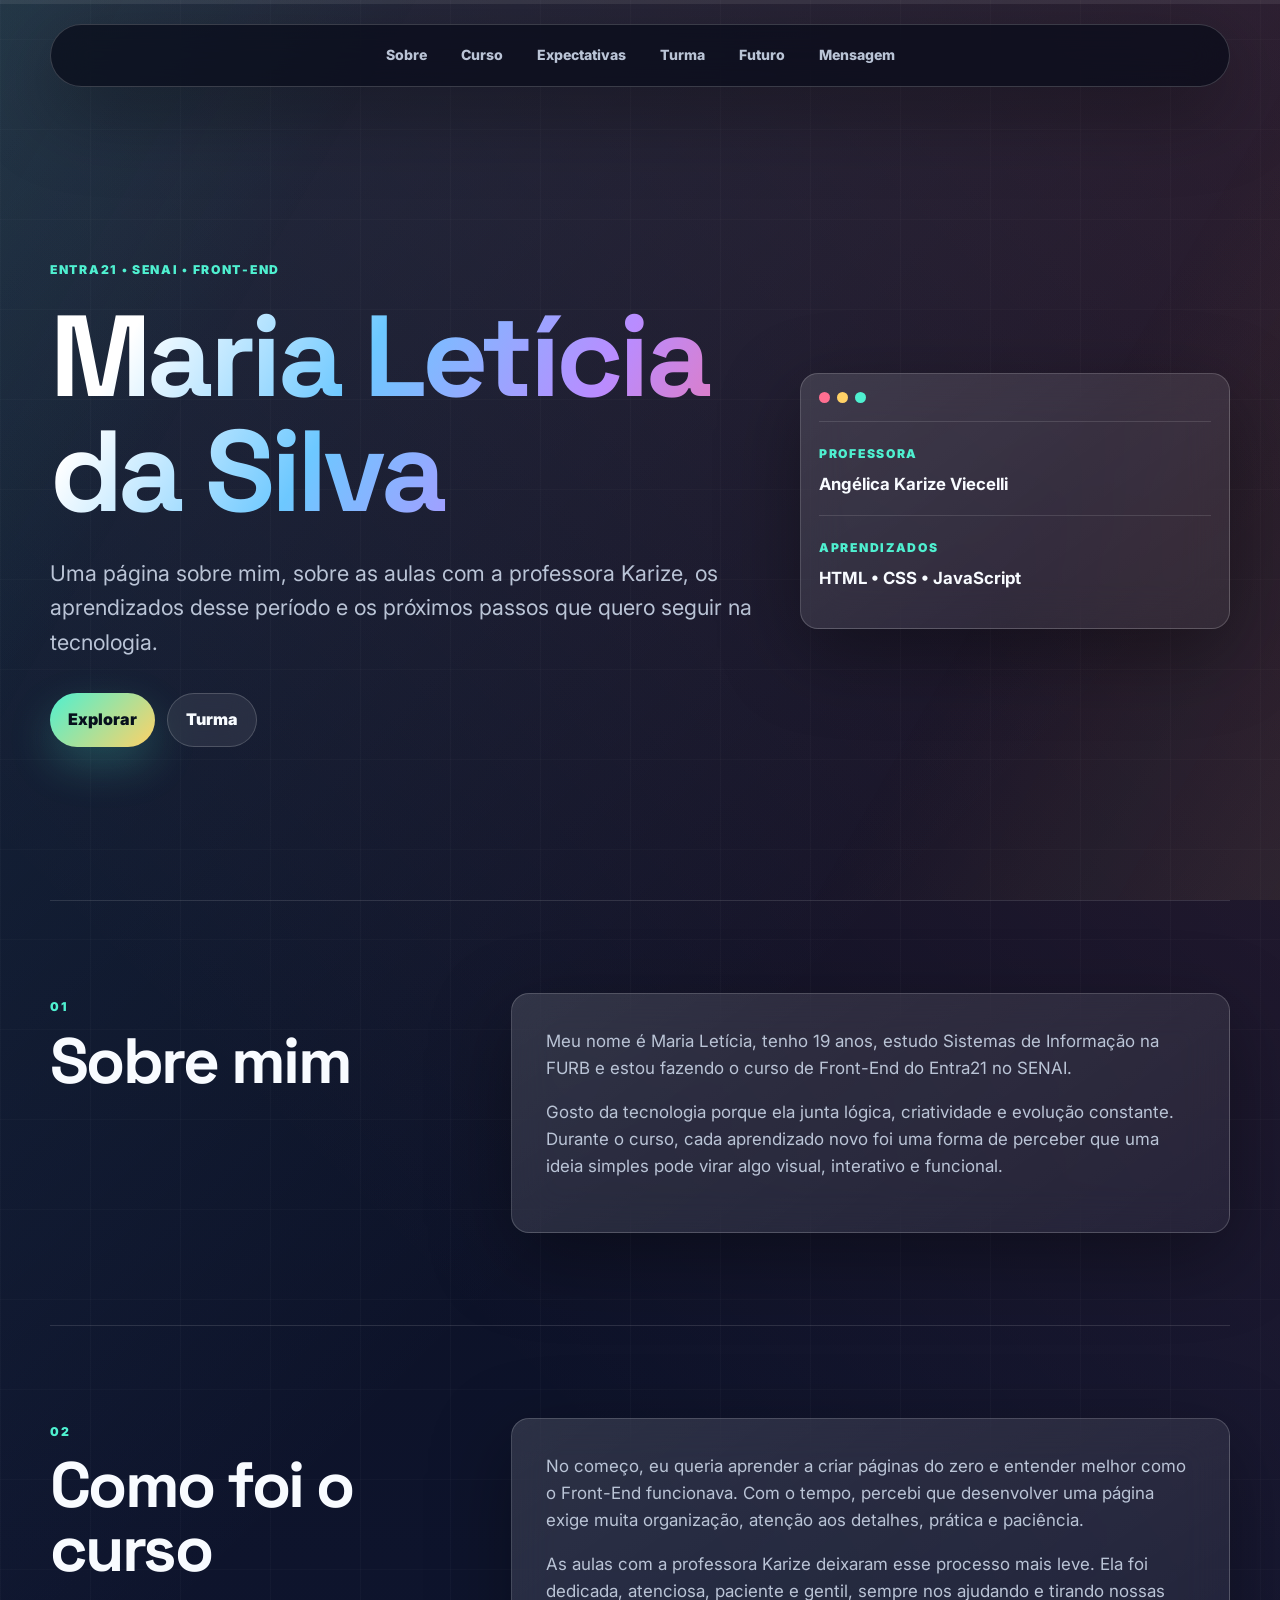
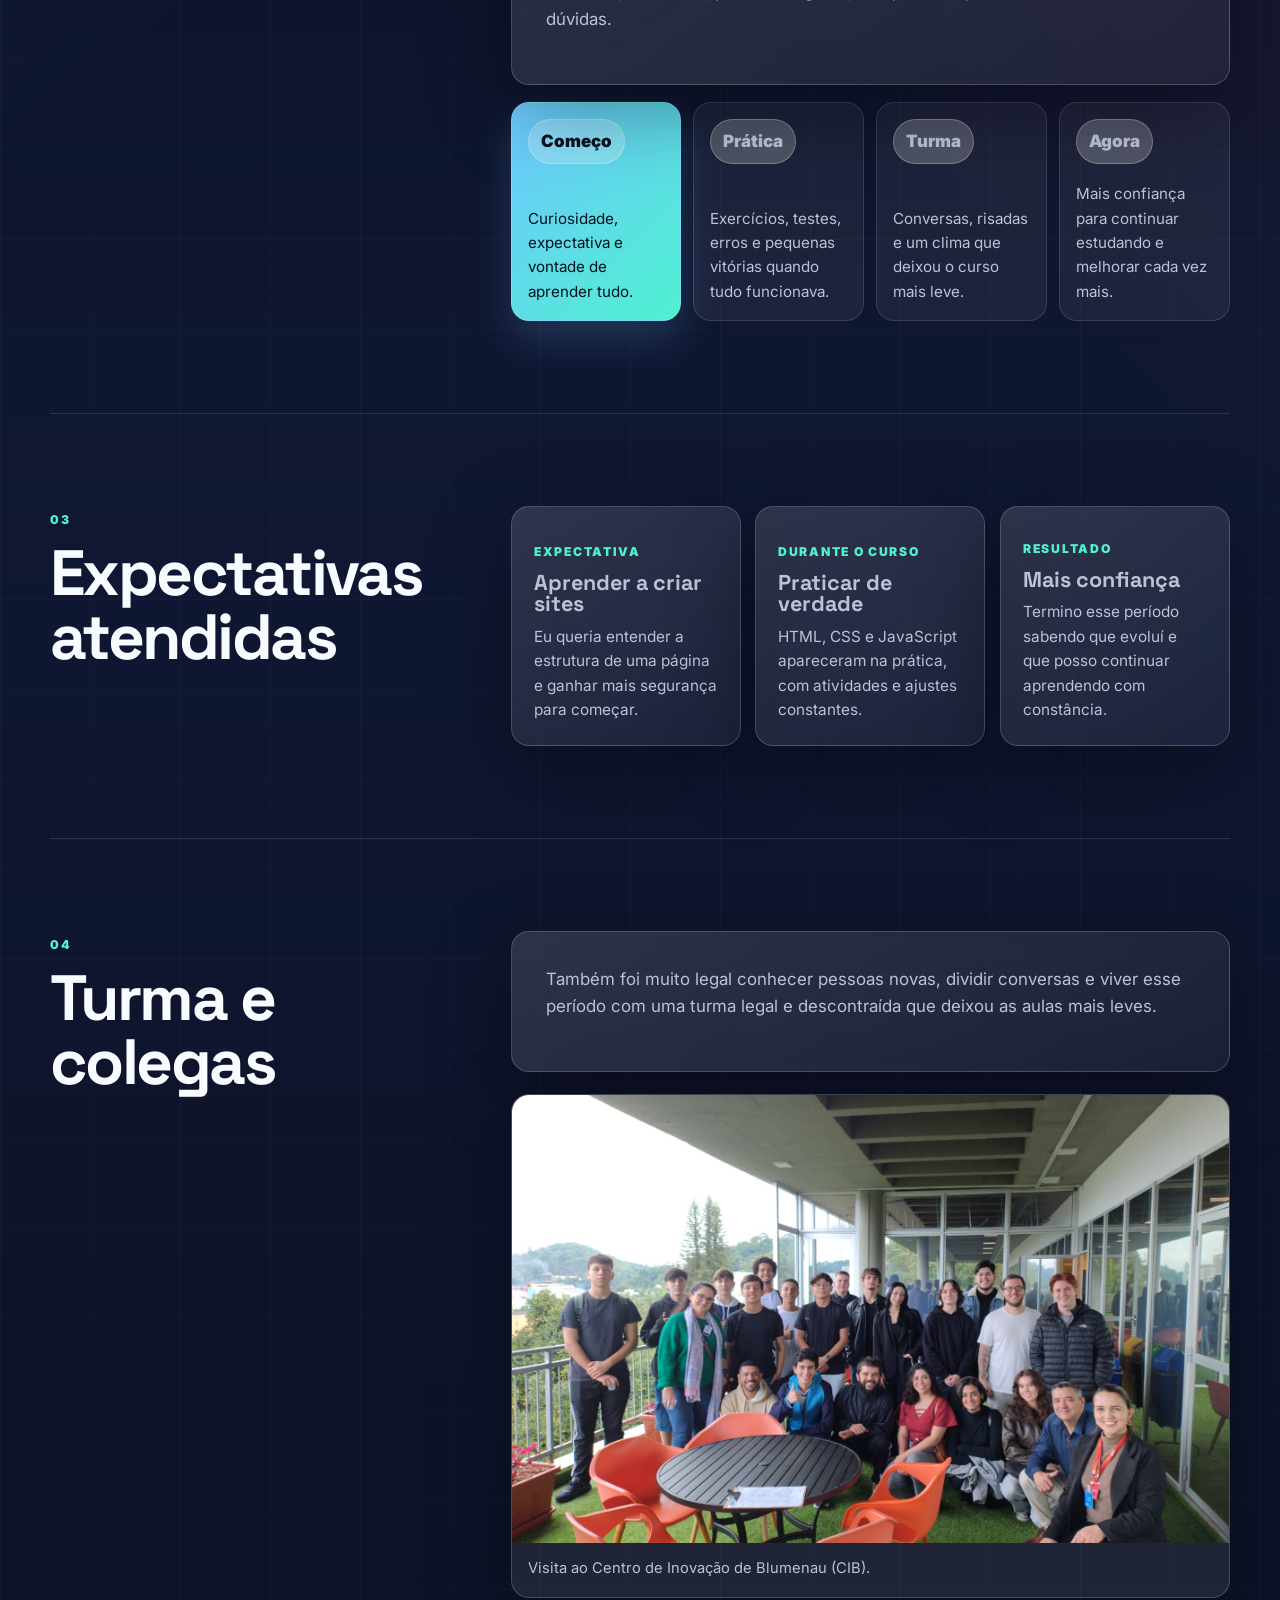
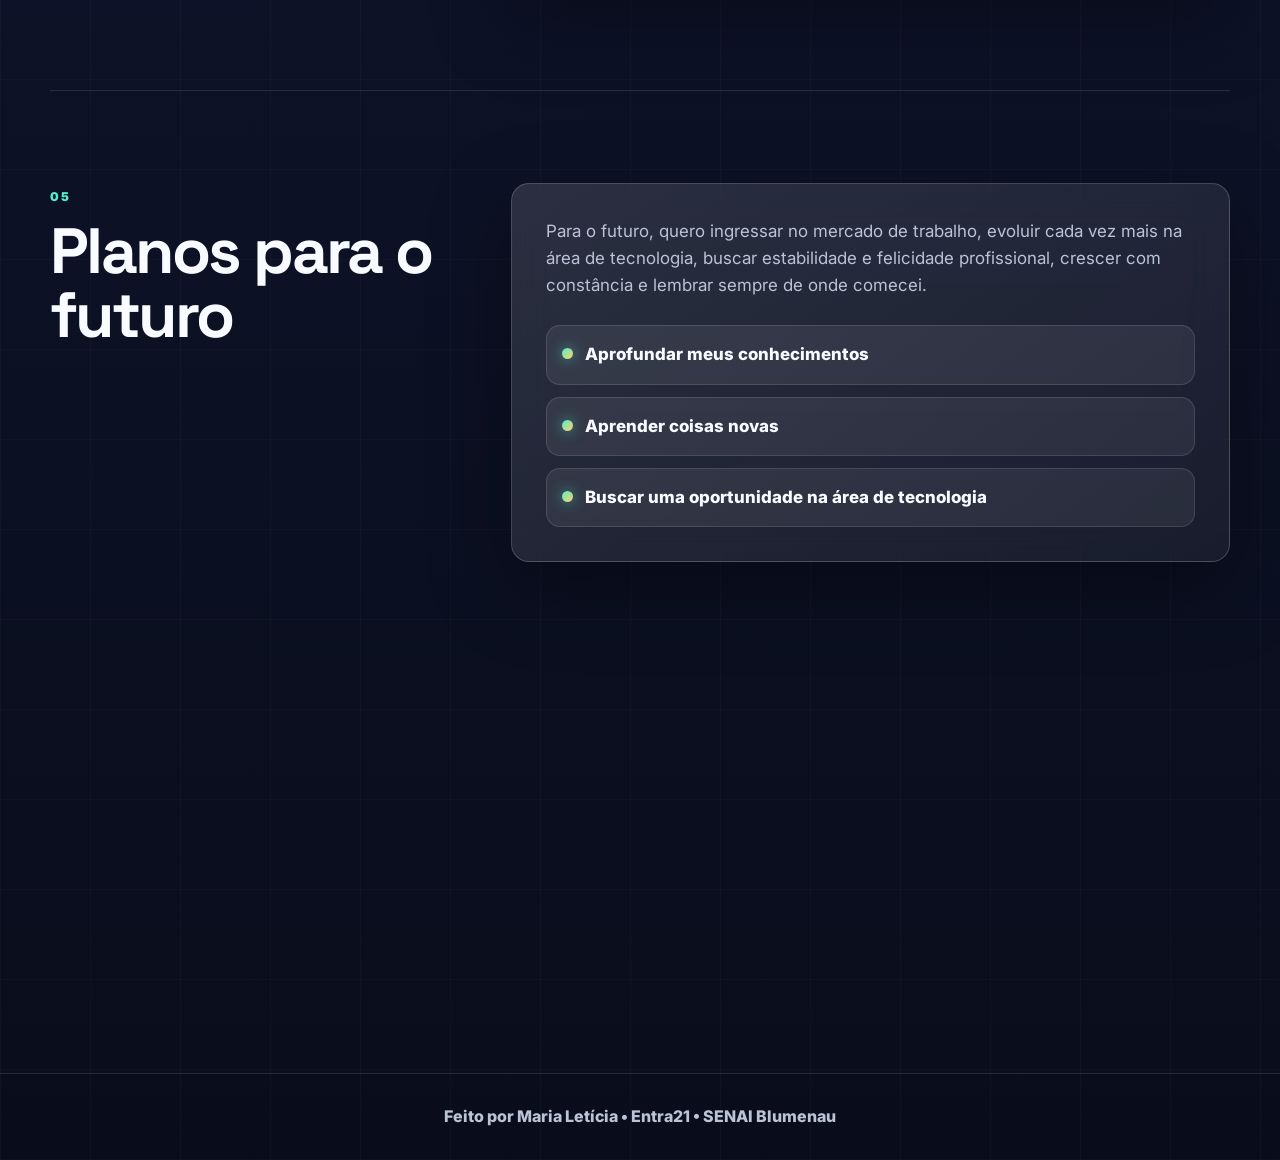
<file: index.html>
<!DOCTYPE html>
<html lang="pt-BR">

<head>
    <meta charset="UTF-8">
    <meta name="viewport" content="width=device-width, initial-scale=1.0">
    <meta name="description" content="Memórias digitais do curso de Front-End do Entra21 no SENAI Blumenau, por Maria Letícia da Silva.">
    <title>Maria Letícia</title>
    <link rel="preconnect" href="https://fonts.googleapis.com">
    <link rel="preconnect" href="https://fonts.gstatic.com" crossorigin>
    <link href="https://fonts.googleapis.com/css2?family=Inter:wght@400;500;600;700;800;900&family=Space+Grotesk:wght@600;700&display=swap" rel="stylesheet">
    <link rel="stylesheet" href="css/stylesmarialeticia.css">
</head>

<body>
    <div class="progresso-leitura" aria-hidden="true">
        <span id="barraProgresso"></span>
    </div>

    <div class="cursor-bolinha" id="cursorBolinha" aria-hidden="true"></div>

    <header class="hero" id="inicio">
        <nav class="menu" aria-label="Menu principal">
            <a href="#sobre">Sobre</a>
            <a href="#curso">Curso</a>
            <a href="#expectativas">Expectativas</a>
            <a href="#turma">Turma</a>
            <a href="#futuro">Futuro</a>
            <a href="#mensagem">Mensagem</a>
        </nav>

        <section class="hero-conteudo revelar">
            <div class="hero-texto">
                <span class="tag">Entra21 • SENAI • Front-End</span>
                <h1>Maria Letícia da Silva</h1>
                <p>
                    Uma página sobre mim, sobre as aulas com a professora Karize, os aprendizados desse período
                    e os próximos passos que quero seguir na tecnologia.
                </p>

                <div class="hero-acoes">
                    <a class="botao botao-brilho" href="#curso">Explorar </a>
                    <a class="botao botao-claro" href="#turma">Turma</a>
                </div>
            </div>

            <aside class="terminal-card tilt-card" data-tilt aria-label="Resumo do projeto">
                <div class="terminal-topo">
                    <span></span>
                    <span></span>
                    <span></span>
                </div>

                

                <div class="terminal-linha">
                    <span>professora</span>
                    <strong>Angélica Karize Viecelli</strong>
                </div>

                <div class="terminal-linha">
                    <span>Aprendizados</span>
                    <strong>HTML • CSS • JavaScript</strong>
                </div>
            </aside>
        </section>
    </header>

    <main>
        <section class="secao revelar" id="sobre">
            <div class="titulo-secao">
                <span>01</span>
                <h2>Sobre mim </h2>
            </div>

            <div class="conteudo glass-card tilt-card" data-tilt>
                <p>
                    Meu nome é Maria Letícia, tenho 19 anos, estudo Sistemas de Informação na FURB e estou fazendo o curso
                    de Front-End do Entra21 no SENAI.
                </p>

                <p>
                    Gosto da tecnologia porque ela junta lógica, criatividade e evolução constante. Durante o curso,
                    cada aprendizado novo foi uma forma de perceber que uma ideia simples pode virar algo visual,
                    interativo e funcional.
                </p>
            </div>
        </section>

        <section class="secao revelar" id="curso">
            <div class="titulo-secao">
                <span>02</span>
                <h2>Como foi o curso</h2>
            </div>

            <div class="conteudo">
                <div class="glass-card texto-card tilt-card" data-tilt>
                    <p>
                        No começo, eu queria aprender a criar páginas do zero e entender melhor como o Front-End
                        funcionava. Com o tempo, percebi que desenvolver uma página exige muita organização,
                        atenção aos detalhes, prática e paciência.
                    </p>

                    <p>
                        As aulas com a professora Karize deixaram esse processo mais leve. Ela foi dedicada,
                        atenciosa, paciente e gentil, sempre nos ajudando e tirando nossas dúvidas.
                    </p>
                </div>

                <div class="timeline" aria-label="Linha do tempo do curso">
                    <article class="timeline-item ativo">
                        <button type="button">Começo</button>
                        <p>Curiosidade, expectativa e vontade de aprender tudo.</p>
                    </article>

                    <article class="timeline-item">
                        <button type="button">Prática</button>
                        <p>Exercícios, testes, erros e pequenas vitórias quando tudo funcionava.</p>
                    </article>

                    <article class="timeline-item">
                        <button type="button">Turma</button>
                        <p>Conversas, risadas e um clima que deixou o curso mais leve.</p>
                    </article>

                    <article class="timeline-item">
                        <button type="button">Agora</button>
                        <p>Mais confiança para continuar estudando e melhorar cada vez mais.</p>
                    </article>
                </div>
            </div>
        </section>

        <section class="secao revelar" id="expectativas">
            <div class="titulo-secao">
                <span>03</span>
                <h2>Expectativas atendidas</h2>
            </div>

            <div class="conteudo grade-cards">
                <article class="card tilt-card" data-tilt>
                    <span>Expectativa</span>
                    <h3>Aprender a criar sites</h3>
                    <p>Eu queria entender a estrutura de uma página e ganhar mais segurança para começar.</p>
                </article>

                <article class="card tilt-card" data-tilt>
                    <span>Durante o curso</span>
                    <h3>Praticar de verdade</h3>
                    <p>HTML, CSS e JavaScript apareceram na prática, com atividades e ajustes constantes.</p>
                </article>

                <article class="card tilt-card" data-tilt>
                    <span>Resultado</span>
                    <h3>Mais confiança</h3>
                    <p>Termino esse período sabendo que evoluí e que posso continuar aprendendo com constância.</p>
                </article>
            </div>
        </section>

        <section class="secao revelar" id="turma">
            <div class="titulo-secao">
                <span>04</span>
                <h2>Turma e colegas</h2>
            </div>

            <div class="conteudo">
                <div class="glass-card texto-card tilt-card" data-tilt>
                    <p>
                        Também foi muito legal conhecer pessoas novas, dividir conversas e viver esse período com uma turma legal e descontraída que deixou as aulas mais leves. 
                    </p>
                </div>

                <figure class="foto-turma">
                    <div class="foto-area" id="fotoArea">
                        <img src="img/foto-turma.jpeg" alt="Foto da turma do curso de Front-End do Entra21">
                        <div class="foto-placeholder">
                            <strong>Foto da turma</strong>
                            <span>Coloque a imagem em img/foto-turma.jpeg para personalizar essa memória.</span>
                        </div>
                    </div>
                    <figcaption>
                        Visita ao Centro de Inovação de Blumenau (CIB).
                    </figcaption>
                </figure>
            </div>
        </section>

        <section class="secao revelar" id="futuro">
            <div class="titulo-secao">
                <span>05</span>
                <h2>Planos para o futuro</h2>
            </div>

            <div class="conteudo glass-card tilt-card" data-tilt>
                <p>
                    Para o futuro, quero ingressar no mercado de trabalho, evoluir cada vez mais na área de tecnologia,
                    buscar estabilidade e felicidade profissional, crescer com constância e lembrar sempre de onde comecei.
                </p>

                <ul class="metas-lista">
                    <li><span aria-hidden="true"></span>Aprofundar meus conhecimentos</li>
                    <li><span aria-hidden="true"></span>Aprender coisas novas </li>
                    <li><span aria-hidden="true"></span>Buscar uma oportunidade na área de tecnologia</li>
                </ul>
            </div>
        </section>

        <section class="mensagem revelar" id="mensagem">
            <div>
                <span class="tag">Mensagem final</span>
                <h2>Obrigada, professora Karize</h2>
                <p>
                    Obrigada pela dedicação, paciência, atenção e carinho durante as aulas. Seu jeito gentil de ensinar
                    tornou o aprendizado mais leve e fez diferença nesse período tão importante.
                </p>
            </div>

            <button class="botao-surpresa botao-brilho" id="mensagemBtn" type="button">
                Abrir lembrança
            </button>
        </section>
    </main>

    <div class="modal" id="modalMensagem" aria-hidden="true">
        <div class="modal-caixa" role="dialog" aria-modal="true" aria-labelledby="modalTitulo">
            <button class="fechar" id="fecharModal" type="button" aria-label="Fechar mensagem">×</button>
            <span class="tag">Com carinho</span>
            <p>
                Levo comigo os aprendizados, os desafios, as conversas e a certeza de que cada passo conta.
                Obrigada, professora Karize, por fazer parte desse período tão importante.
            </p>
            <strong>Maria Letícia</strong>
        </div>
    </div>

    <button class="topo-btn" id="topoBtn" type="button" aria-label="Voltar ao topo">↑</button>

    <footer>
        <p>Feito por Maria Letícia • Entra21 • SENAI Blumenau</p>
    </footer>

    <script src="js/marialeticia.js"></script>
</body>

</html>
</file>
<file: css/stylesmarialeticia.css>
:root {
    --fundo: #080b18;
    --fundo-2: #101733;
    --texto: #f8fbff;
    --texto-suave: #bac4d6;
    --vidro: rgba(255, 255, 255, 0.08);
    --vidro-forte: rgba(255, 255, 255, 0.14);
    --borda: rgba(255, 255, 255, 0.18);
    --azul: #6dc8ff;
    --lilas: #b98cff;
    --rosa: #ff6f91;
    --coral: #ff9671;
    --verde-agua: #4ff0d0;
    --amarelo: #ffd166;
    --sombra: 0 24px 80px rgba(0, 0, 0, 0.35);
    --raio: 18px;
}

* {
    box-sizing: border-box;
}

html {
    scroll-behavior: smooth;
}

body {
    margin: 0;
    min-height: 100vh;
    color: var(--texto);
    font-family: "Inter", Arial, sans-serif;
    line-height: 1.6;
    background:
        linear-gradient(135deg, rgba(109, 200, 255, 0.14), transparent 32%),
        linear-gradient(225deg, rgba(255, 111, 145, 0.14), transparent 38%),
        repeating-linear-gradient(90deg, rgba(255, 255, 255, 0.025) 0 1px, transparent 1px 90px),
        repeating-linear-gradient(0deg, rgba(255, 255, 255, 0.02) 0 1px, transparent 1px 90px),
        linear-gradient(180deg, var(--fundo), var(--fundo-2) 48%, #090d1b);
    overflow-x: hidden;
}

body.modal-aberto {
    overflow: hidden;
}

body::before {
    content: "";
    position: fixed;
    inset: 0;
    z-index: -1;
    pointer-events: none;
    background:
        linear-gradient(120deg, rgba(79, 240, 208, 0.08), transparent 25%),
        linear-gradient(300deg, rgba(255, 209, 102, 0.08), transparent 28%);
    opacity: 0.9;
}

a {
    color: inherit;
}

button,
a {
    -webkit-tap-highlight-color: transparent;
}

:focus-visible {
    outline: 3px solid var(--amarelo);
    outline-offset: 4px;
}

.progresso-leitura {
    position: fixed;
    top: 0;
    left: 0;
    z-index: 100;
    width: 100%;
    height: 4px;
    background: rgba(255, 255, 255, 0.08);
}

.progresso-leitura span {
    display: block;
    width: 0%;
    height: 100%;
    background: linear-gradient(90deg, var(--azul), var(--lilas), var(--rosa), var(--amarelo));
    box-shadow: 0 0 18px rgba(109, 200, 255, 0.75);
}

.cursor-bolinha {
    position: fixed;
    left: 0;
    top: 0;
    z-index: 120;
    width: 18px;
    height: 18px;
    border: 2px solid rgba(255, 255, 255, 0.9);
    border-radius: 50%;
    pointer-events: none;
    transform: translate(-50%, -50%);
    opacity: 0;
    transition: width 0.2s ease, height 0.2s ease, opacity 0.2s ease, border-color 0.2s ease;
    mix-blend-mode: difference;
}

.cursor-bolinha.ativo {
    opacity: 1;
}

.cursor-bolinha.clicavel {
    width: 34px;
    height: 34px;
    border-color: var(--amarelo);
}

.hero {
    min-height: 100vh;
    padding: 24px;
    display: flex;
    flex-direction: column;
}

.menu {
    position: sticky;
    top: 14px;
    z-index: 40;
    width: min(1180px, 100%);
    margin: 0 auto;
    padding: 10px;
    display: flex;
    justify-content: center;
    gap: 8px;
    background: rgba(8, 11, 24, 0.72);
    border: 1px solid var(--borda);
    border-radius: 999px;
    backdrop-filter: blur(18px);
    box-shadow: var(--sombra);
}

.menu a {
    padding: 9px 13px;
    color: var(--texto-suave);
    border-radius: 999px;
    font-size: 0.88rem;
    font-weight: 800;
    text-decoration: none;
    white-space: nowrap;
    transition: 0.25s ease;
}

.menu a:hover,
.menu a.ativo {
    color: #07101d;
    background: linear-gradient(135deg, var(--verde-agua), var(--amarelo));
}

.hero-conteudo {
    width: min(1180px, 100%);
    flex: 1;
    margin: 0 auto;
    padding: 74px 0 34px;
    display: grid;
    grid-template-columns: minmax(0, 1.25fr) minmax(320px, 0.75fr);
    align-items: center;
    gap: 34px;
}

.tag,
.titulo-secao span,
.card span,
.terminal-linha span {
    color: var(--verde-agua);
    font-size: 0.76rem;
    font-weight: 900;
    letter-spacing: 0.14em;
    text-transform: uppercase;
}

h1,
h2,
h3 {
    margin: 0;
    font-family: "Space Grotesk", "Inter", sans-serif;
    line-height: 1;
}

h1 {
    max-width: 850px;
    margin-top: 18px;
    font-size: clamp(3.4rem, 9vw, 8rem);
    letter-spacing: -0.04em;
    background: linear-gradient(120deg, #ffffff 12%, var(--azul), var(--lilas), var(--rosa));
    -webkit-background-clip: text;
    background-clip: text;
    color: transparent;
}

.hero-texto p {
    max-width: 720px;
    margin: 26px 0 0;
    color: var(--texto-suave);
    font-size: clamp(1.05rem, 2vw, 1.35rem);
}

.hero-acoes {
    margin-top: 34px;
    display: flex;
    flex-wrap: wrap;
    gap: 12px;
}

.botao,
.botao-surpresa,
.topo-btn,
.fechar {
    border: 0;
    cursor: pointer;
    font: inherit;
    font-weight: 900;
}

.botao,
.botao-surpresa {
    min-height: 48px;
    padding: 13px 18px;
    position: relative;
    display: inline-flex;
    align-items: center;
    justify-content: center;
    overflow: hidden;
    border-radius: 999px;
    text-decoration: none;
    transition: transform 0.25s ease, box-shadow 0.25s ease;
}

.botao-brilho,
.botao-surpresa {
    color: #07101d;
    background: linear-gradient(135deg, var(--verde-agua), var(--amarelo));
    box-shadow: 0 18px 44px rgba(79, 240, 208, 0.22);
}

.botao-brilho::after,
.botao-surpresa::after {
    content: "";
    position: absolute;
    inset: 0;
    background: linear-gradient(110deg, transparent 0 35%, rgba(255, 255, 255, 0.55) 45%, transparent 58% 100%);
    transform: translateX(-120%);
    transition: transform 0.65s ease;
}

.botao-brilho:hover::after,
.botao-surpresa:hover::after {
    transform: translateX(120%);
}

.botao-claro {
    color: var(--texto);
    background: rgba(255, 255, 255, 0.08);
    border: 1px solid var(--borda);
    backdrop-filter: blur(14px);
}

.botao:hover,
.botao-surpresa:hover {
    transform: translateY(-3px);
}

.terminal-card,
.glass-card,
.card,
.mensagem,
.modal-caixa {
    background: linear-gradient(145deg, rgba(255, 255, 255, 0.13), rgba(255, 255, 255, 0.055));
    border: 1px solid var(--borda);
    box-shadow: var(--sombra);
    backdrop-filter: blur(22px);
}

.tilt-card {
    transform-style: preserve-3d;
    transform: perspective(900px) rotateX(var(--rx, 0deg)) rotateY(var(--ry, 0deg)) translateY(var(--ty, 0));
    transition: transform 0.18s ease, border-color 0.25s ease, box-shadow 0.25s ease;
}

.tilt-card:hover {
    border-color: rgba(79, 240, 208, 0.42);
}

.terminal-card {
    padding: 18px;
    border-radius: var(--raio);
}

.terminal-topo {
    display: flex;
    gap: 7px;
    padding-bottom: 18px;
}

.terminal-topo span {
    width: 11px;
    height: 11px;
    border-radius: 50%;
}

.terminal-topo span:nth-child(1) {
    background: var(--rosa);
}

.terminal-topo span:nth-child(2) {
    background: var(--amarelo);
}

.terminal-topo span:nth-child(3) {
    background: var(--verde-agua);
}

.terminal-linha {
    padding: 18px 0;
    border-top: 1px solid rgba(255, 255, 255, 0.12);
}

.terminal-linha strong {
    display: block;
    margin-top: 5px;
    font-size: 1.05rem;
}

main {
    width: min(1180px, calc(100% - 32px));
    margin: 0 auto;
}

.secao {
    display: grid;
    grid-template-columns: minmax(220px, 0.72fr) minmax(0, 1.28fr);
    gap: 56px;
    padding: 92px 0;
    border-top: 1px solid rgba(255, 255, 255, 0.12);
}

.titulo-secao {
    position: sticky;
    top: 96px;
    align-self: start;
}

.titulo-secao h2,
.mensagem h2,
.modal-caixa h2 {
    margin-top: 10px;
    font-size: clamp(2.35rem, 5vw, 4.8rem);
    letter-spacing: -0.04em;
}

.conteudo {
    color: var(--texto-suave);
    font-size: 1.06rem;
}

.conteudo p:first-child {
    margin-top: 0;
}

.glass-card,
.texto-card {
    padding: clamp(22px, 4vw, 34px);
    border-radius: var(--raio);
}

.timeline {
    margin-top: 18px;
    display: grid;
    grid-template-columns: repeat(4, minmax(0, 1fr));
    gap: 12px;
}

.timeline-item {
    min-height: 190px;
    padding: 16px;
    display: flex;
    flex-direction: column;
    justify-content: space-between;
    background: rgba(255, 255, 255, 0.06);
    border: 1px solid rgba(255, 255, 255, 0.13);
    border-radius: var(--raio);
    transition: 0.25s ease;
}

.timeline-item.ativo {
    color: #07101d;
    background: linear-gradient(135deg, var(--azul), var(--verde-agua));
    box-shadow: 0 18px 40px rgba(109, 200, 255, 0.18);
}

.timeline-item button {
    width: fit-content;
    padding: 8px 12px;
    color: inherit;
    background: rgba(255, 255, 255, 0.22);
    border: 1px solid rgba(255, 255, 255, 0.28);
    border-radius: 999px;
    cursor: pointer;
    font: inherit;
    font-weight: 900;
}

.timeline-item p {
    margin: 18px 0 0;
    font-size: 0.95rem;
}

.grade-cards {
    display: grid;
    grid-template-columns: repeat(3, minmax(0, 1fr));
    gap: 14px;
}

.card {
    min-height: 240px;
    padding: 22px;
    display: flex;
    flex-direction: column;
    justify-content: flex-end;
    border-radius: var(--raio);
}

.card h3 {
    margin-top: 10px;
    font-size: 1.35rem;
}

.card p {
    margin: 10px 0 0;
    color: var(--texto-suave);
    font-size: 0.96rem;
}

.foto-turma {
    margin: 22px 0 0;
    overflow: hidden;
    border: 1px solid var(--borda);
    border-radius: var(--raio);
    background: rgba(255, 255, 255, 0.08);
    box-shadow: var(--sombra);
}

.foto-area {
    --spot-x: 50%;
    --spot-y: 50%;
    position: relative;
    min-height: 320px;
    display: grid;
    place-items: center;
    overflow: hidden;
    background:
        radial-gradient(circle at var(--spot-x) var(--spot-y), rgba(255, 255, 255, 0.32), transparent 18rem),
        linear-gradient(135deg, rgba(109, 200, 255, 0.32), rgba(255, 111, 145, 0.22)),
        rgba(255, 255, 255, 0.06);
}

.foto-area::after {
    content: "";
    position: absolute;
    inset: 0;
    z-index: 3;
    pointer-events: none;
    background: radial-gradient(circle at var(--spot-x) var(--spot-y), transparent 0 18%, rgba(8, 11, 24, 0.32) 54%);
    opacity: 0;
    transition: opacity 0.25s ease;
}

.foto-area:hover::after {
    opacity: 1;
}

.foto-turma img {
    position: relative;
    z-index: 2;
    width: 100%;
    aspect-ratio: 16 / 10;
    display: block;
    object-fit: cover;
}

.foto-area.sem-foto img {
    display: none;
}

.foto-placeholder {
    position: absolute;
    inset: 20px;
    z-index: 1;
    display: grid;
    place-items: center;
    align-content: center;
    gap: 10px;
    color: var(--texto);
    text-align: center;
    border: 1px dashed rgba(255, 255, 255, 0.5);
    border-radius: 16px;
}

.foto-placeholder strong {
    font-family: "Space Grotesk", "Inter", sans-serif;
    font-size: clamp(2rem, 5vw, 4rem);
    line-height: 1;
}

.foto-placeholder span {
    max-width: 400px;
    color: var(--texto-suave);
    font-weight: 700;
}

.foto-area:not(.sem-foto) .foto-placeholder {
    display: none;
}

.foto-turma figcaption {
    padding: 14px 16px 16px;
    color: var(--texto-suave);
    font-size: 0.92rem;
}

.metas-lista {
    margin: 26px 0 0;
    padding: 0;
    display: grid;
    gap: 12px;
    list-style: none;
}

.metas-lista li {
    padding: 15px;
    display: flex;
    gap: 12px;
    align-items: flex-start;
    color: var(--texto);
    background: rgba(255, 255, 255, 0.07);
    border: 1px solid rgba(255, 255, 255, 0.12);
    border-radius: 14px;
    font-weight: 800;
}

.metas-lista span {
    flex: 0 0 auto;
    width: 11px;
    height: 11px;
    margin-top: 7px;
    background: linear-gradient(135deg, var(--verde-agua), var(--amarelo));
    border-radius: 50%;
    box-shadow: 0 0 14px rgba(79, 240, 208, 0.6);
}

.mensagem {
    margin: 18px 0 94px;
    padding: clamp(28px, 6vw, 58px);
    display: grid;
    grid-template-columns: 1fr auto;
    gap: 28px;
    align-items: end;
    border-radius: var(--raio);
}

.mensagem p {
    max-width: 760px;
    color: var(--texto-suave);
    font-size: 1.08rem;
}

.modal {
    position: fixed;
    inset: 0;
    z-index: 90;
    padding: 18px;
    display: grid;
    place-items: center;
    background: rgba(3, 5, 12, 0.72);
    backdrop-filter: blur(12px);
    opacity: 0;
    pointer-events: none;
    transition: 0.25s ease;
}

.modal.aberto {
    opacity: 1;
    pointer-events: auto;
}

.modal-caixa {
    position: relative;
    width: min(580px, 100%);
    padding: clamp(28px, 5vw, 44px);
    border-radius: var(--raio);
    transform: translateY(18px) scale(0.98);
    transition: 0.25s ease;
}

.modal.aberto .modal-caixa {
    transform: translateY(0) scale(1);
}

.modal-caixa p {
    color: var(--texto-suave);
}

.modal-caixa strong {
    color: var(--amarelo);
    font-size: 1.25rem;
}

.fechar {
    position: absolute;
    top: 14px;
    right: 14px;
    width: 40px;
    height: 40px;
    color: var(--texto);
    background: rgba(255, 255, 255, 0.1);
    border: 1px solid var(--borda);
    border-radius: 50%;
    font-size: 1.45rem;
}

.topo-btn {
    position: fixed;
    right: 18px;
    bottom: 18px;
    z-index: 50;
    width: 46px;
    height: 46px;
    color: #07101d;
    background: linear-gradient(135deg, var(--verde-agua), var(--amarelo));
    border-radius: 50%;
    box-shadow: 0 18px 40px rgba(79, 240, 208, 0.25);
    opacity: 0;
    pointer-events: none;
    transition: 0.25s ease;
}

.topo-btn.visivel {
    opacity: 1;
    pointer-events: auto;
}

.confete {
    position: fixed;
    top: -12px;
    z-index: 110;
    width: 9px;
    height: 14px;
    pointer-events: none;
    border-radius: 3px;
    animation: cair-confete 900ms ease-in forwards;
}

@keyframes cair-confete {
    to {
        transform: translate3d(var(--queda-x), 105vh, 0) rotate(720deg);
        opacity: 0;
    }
}

footer {
    padding: 30px 16px;
    color: var(--texto-suave);
    text-align: center;
    border-top: 1px solid rgba(255, 255, 255, 0.12);
}

footer p {
    margin: 0;
    font-weight: 800;
}

.revelar {
    opacity: 0;
    transform: translateY(32px);
    transition: opacity 0.7s ease, transform 0.7s ease;
}

.revelar.visivel {
    opacity: 1;
    transform: translateY(0);
}

@media (prefers-reduced-motion: reduce) {
    html {
        scroll-behavior: auto;
    }

    *,
    *::before,
    *::after {
        animation-duration: 0.01ms !important;
        animation-iteration-count: 1 !important;
        transition-duration: 0.01ms !important;
    }

    .revelar {
        opacity: 1;
        transform: none;
    }

    .cursor-bolinha,
    .confete {
        display: none;
    }
}

@media (pointer: coarse) {
    .cursor-bolinha {
        display: none;
    }
}

@media (max-width: 920px) {
    .hero {
        padding: 14px;
    }

    .menu {
        justify-content: flex-start;
        overflow-x: auto;
        border-radius: 16px;
    }

    .menu a {
        flex: 0 0 auto;
    }

    .hero-conteudo,
    .secao,
    .mensagem {
        grid-template-columns: 1fr;
    }

    .hero-conteudo {
        padding-top: 48px;
    }

    .titulo-secao {
        position: static;
    }

    .secao {
        gap: 24px;
        padding: 68px 0;
    }

    .timeline,
    .grade-cards {
        grid-template-columns: 1fr;
    }
}

@media (max-width: 560px) {
    main {
        width: min(100% - 24px, 1180px);
    }

    h1 {
        font-size: clamp(3rem, 17vw, 4.5rem);
    }

    .hero-acoes,
    .botao,
    .botao-surpresa {
        width: 100%;
    }

    .foto-area {
        min-height: 250px;
    }
}
</file>
